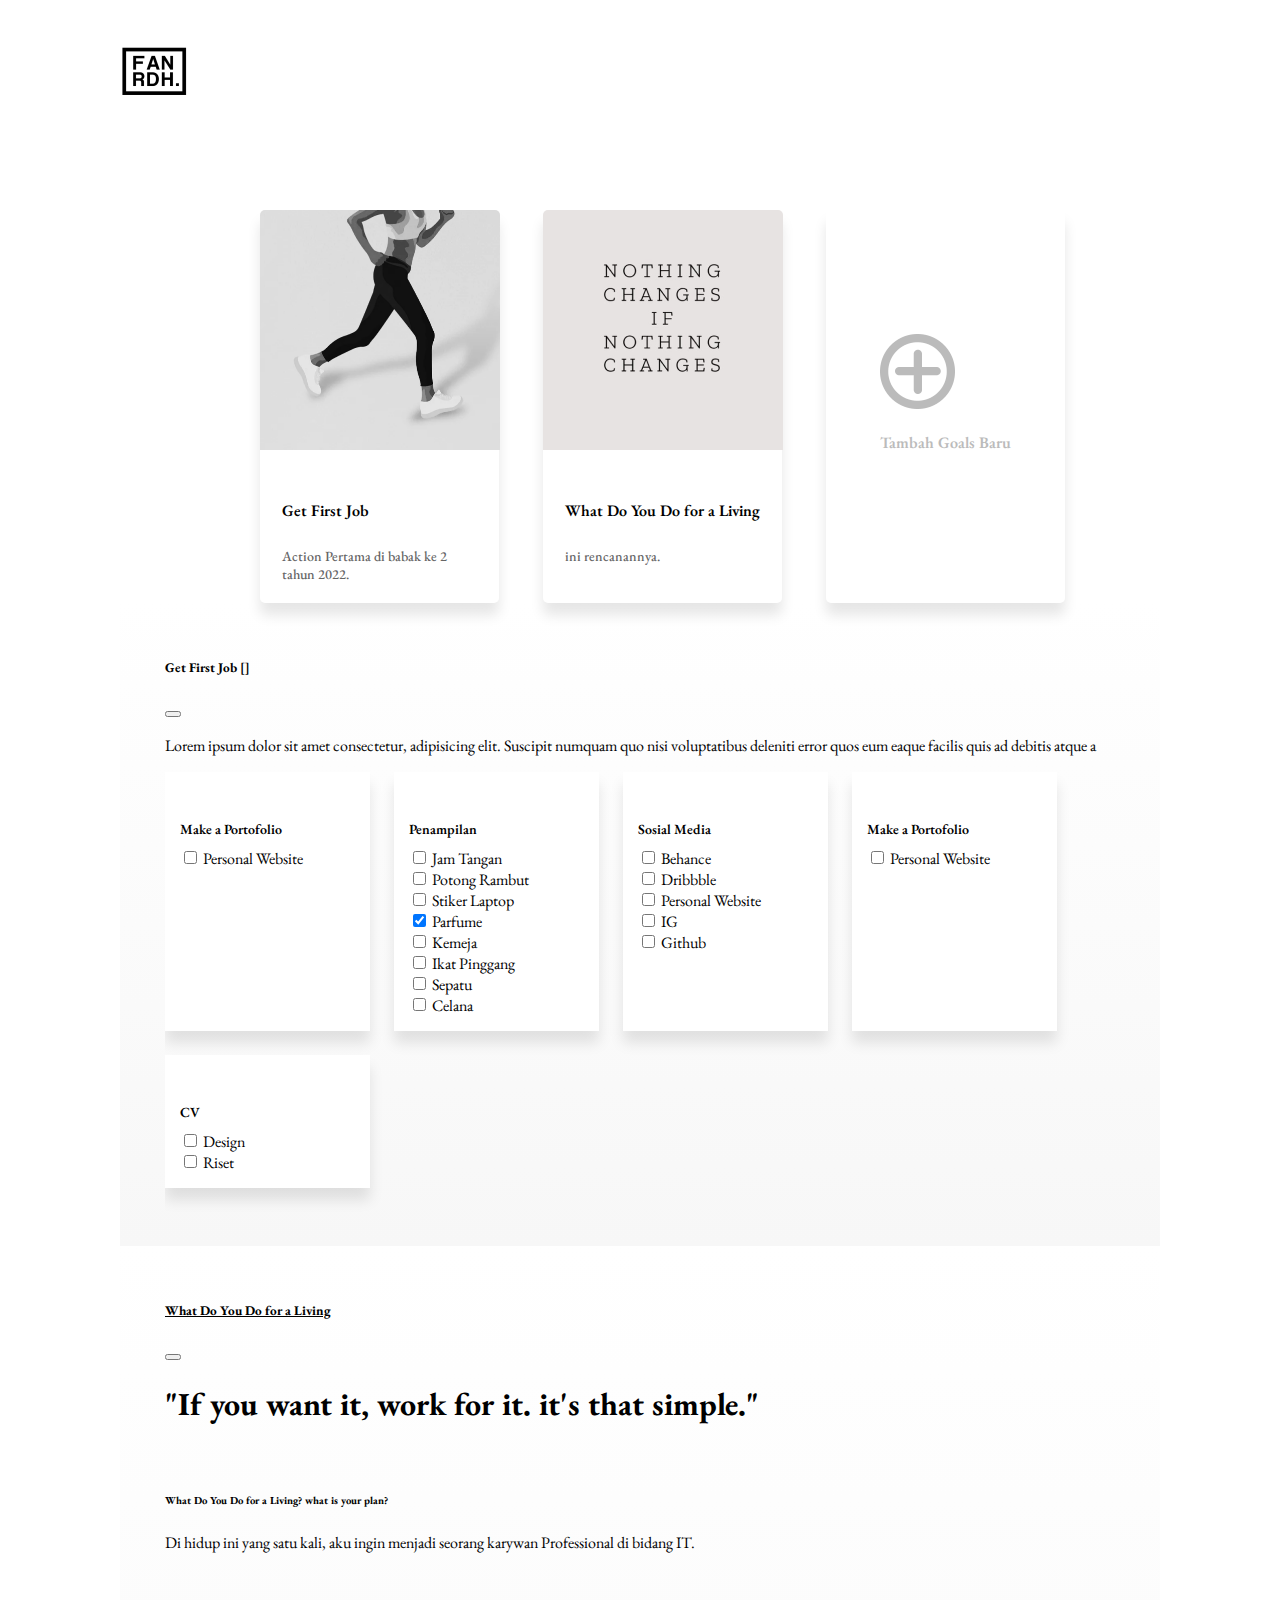
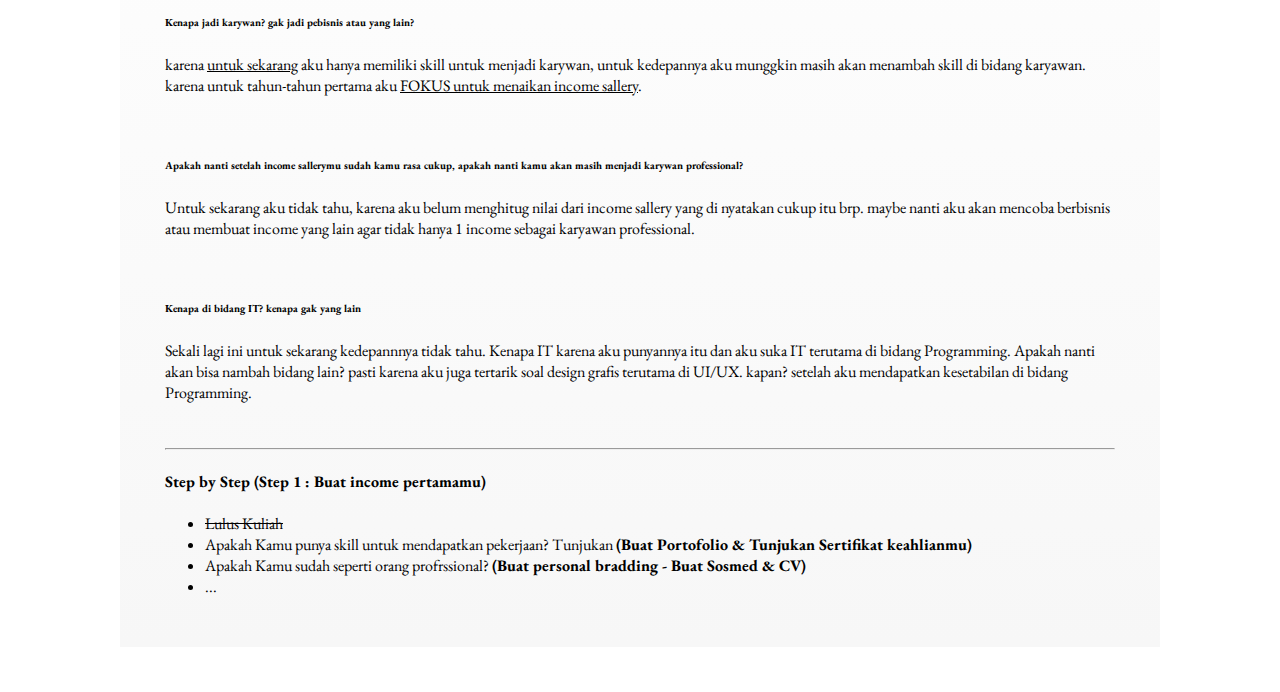
<file: index.html>
<!doctype html>
<html lang="en">
  <head>
    <!-- Required meta tags -->
    <meta charset="utf-8">
    <meta name="viewport" content="width=device-width, initial-scale=1">

    <!-- Bootstrap CSS -->
    <link href="https://cdn.jsdelivr.net/npm/bootstrap@5.1.3/dist/css/bootstrap.min.css" rel="stylesheet" integrity="sha384-1BmE4kWBq78iYhFldvKuhfTAU6auU8tT94WrHftjDbrCEXSU1oBoqyl2QvZ6jIW3" crossorigin="anonymous">
    <link rel="stylesheet" href="style.css">
    <title>Focus</title>
  </head>
  <body>
    <a href="#" class="personal-brand-logo"><img src="assets/Logo-Fandy-Black 1.png" alt=""></a>
    <div class="main-content">
        <div class="card-task" data-bs-toggle="modal" data-bs-target="#Modal-G1">
            <img src="assets/image 2.png" alt="">
            <div class="text-section">
                <h5>Get First Job</h5>
                <p class="description-text">Action Pertama di babak ke 2 tahun 2022.</p>
            </div>
        </div>
        <div class="card-task" data-bs-toggle="modal" data-bs-target="#Modal-G2">
            <img src="assets/G2.png" alt="">
            <div class="text-section">
                <h5>What Do You Do for a Living</h5>
                <p class="description-text">ini rencanannya.</p>
            </div>
        </div>
        <div class="card-new-task">
            <div class="d-flex flex-column align-items-center">
                <img src="assets/Icon Add.png" alt="">
                <h5>Tambah Goals Baru</h5>
            </div>
        </div>
    </div>





<!-- Button trigger modal -->
  
  <!-- Modal -->
  <div class="modal modal-goals fade" id="Modal-G1" tabindex="-1" aria-labelledby="exampleModalLabel" aria-hidden="true">
    <div class="modal-dialog modal-xl modal-dialog-scrollable modal-dialog-centered">
      <div class="modal-content">
        <div class="modal-header">
            <h5 class="modal-title">Get First Job [<span id="countdown"></span>]</h5>
            <button type="button" class="btn-close" data-bs-dismiss="modal" aria-label="Close"></button>
        </div>
        <div class="modal-body">
            
            <p>Lorem ipsum dolor sit amet consectetur, adipisicing elit. Suscipit numquam quo nisi voluptatibus deleniti error quos eum eaque facilis quis ad debitis atque a</p>
            <div class="mini-goals">
                <div class="card-goals">
                    <h6>Make a Portofolio</h6>
                    <div class="form-check">
                        <input class="form-check-input" type="checkbox" value="" id="PersonalWebsite">
                        <label class="form-check-label" for="PersonalWebsite">
                            Personal Website
                        </label>
                    </div>
                </div>
                <div class="card-goals">
                    <h6>Penampilan</h6>
                    <div class="form-check">
                        <input class="form-check-input" type="checkbox" value="" id="JamTangan">
                        <label class="form-check-label" for="JamTangan">
                            Jam Tangan
                        </label>
                    </div>
                    <div class="form-check">
                        <input class="form-check-input" type="checkbox" value="" id="Potong Rambut">
                        <label class="form-check-label" for="Potong Rambut">
                            Potong Rambut
                        </label>
                    </div>
                    <div class="form-check">
                        <input class="form-check-input" type="checkbox" value="" id="Stiker Laptop">
                        <label class="form-check-label" for="JamTangan">
                            Stiker Laptop
                        </label>
                    </div>
                    <div class="form-check">
                        <input class="form-check-input" type="checkbox" value="" id="Parfume" checked>
                        <label class="form-check-label" for="Parfume">
                            Parfume
                        </label>
                    </div>
                    <div class="form-check">
                        <input class="form-check-input" type="checkbox" value="" id="Kemeja">
                        <label class="form-check-label" for="Kemeja">
                            Kemeja
                        </label>
                    </div>
                    <div class="form-check">
                        <input class="form-check-input" type="checkbox" value="" id="Ikat Pinggang">
                        <label class="form-check-label" for="Ikat Pinggang">
                            Ikat Pinggang
                        </label>
                    </div>
                    <div class="form-check">
                        <input class="form-check-input" type="checkbox" value="" id="Sepatu">
                        <label class="form-check-label" for="JamTangan">
                            Sepatu
                        </label>
                    </div>
                    <div class="form-check">
                        <input class="form-check-input" type="checkbox" value="" id="Celana" c>
                        <label class="form-check-label" for="Celana">
                            Celana
                        </label>
                    </div>
                </div>
                <div class="card-goals">
                    <h6>Sosial Media</h6>
                    <div class="form-check">
                        <input class="form-check-input" type="checkbox" value="" id="Behance">
                        <label class="form-check-label" for="Behance">
                            Behance
                        </label>
                    </div>
                    <div class="form-check">
                        <input class="form-check-input" type="checkbox" value="" id="Dribbble">
                        <label class="form-check-label" for="Dribbble">
                            Dribbble
                        </label>
                    </div>
                    <div class="form-check">
                        <input class="form-check-input" type="checkbox" value="" id="Personal Website">
                        <label class="form-check-label" for="Personal Website">
                            Personal Website
                        </label>
                    </div>
                    <div class="form-check">
                        <input class="form-check-input" type="checkbox" value="" id="IG">
                        <label class="form-check-label" for="IG">
                            IG
                        </label>
                    </div>
                    <div class="form-check">
                        <input class="form-check-input" type="checkbox" value="" id="Github">
                        <label class="form-check-label" for="Github">
                            Github
                        </label>
                    </div>
                </div>
                <div class="card-goals">
                    <h6>Make a Portofolio</h6>
                    <div class="form-check">
                        <input class="form-check-input" type="checkbox" value="" id="PersonalWebsite">
                        <label class="form-check-label" for="PersonalWebsite">
                            Personal Website
                        </label>
                    </div>
                </div>
                <div class="card-goals">
                    <h6>CV</h6>
                    <div class="form-check">
                        <input class="form-check-input" type="checkbox" value="" id="PersonalWebsite">
                        <label class="form-check-label" for="PersonalWebsite">
                            Design
                        </label>
                    </div>
                    <div class="form-check">
                        <input class="form-check-input" type="checkbox" value="" id="PersonalWebsite">
                        <label class="form-check-label" for="PersonalWebsite">
                            Riset
                        </label>
                    </div>
                </div>
             
            </div>
        </div>
        <!-- <div class="modal-footer">
          <button type="button" class="btn btn-secondary" data-bs-dismiss="modal">Close</button>
          <button type="button" class="btn btn-primary">Save changes</button>
        </div> -->
      </div>
    </div>
  </div>
  <!-- Modal -->
  <div class="modal modal-goals fade" id="Modal-G2" tabindex="-1" aria-labelledby="exampleModalLabel" aria-hidden="true">
    <div class="modal-dialog modal-xl modal-dialog-scrollable modal-dialog-centered">
      <div class="modal-content">
        <div class="modal-header">
            <h5 class="modal-title"><u>What Do You Do for a Living</u></h5>
            <button type="button" class="btn-close" data-bs-dismiss="modal" aria-label="Close"></button>
        </div>
        <div class="modal-body">
            <h1>"If you want it, work for it. it's that simple."</h1>
            <br>
            <h6>What Do You Do for a Living? what is your plan?</h6>
            <p>Di hidup ini yang satu kali, aku ingin menjadi seorang karywan Professional di bidang IT.</p><br>
            <h6>Kenapa jadi karywan? gak jadi pebisnis atau yang lain?</h6>
            <p>karena <u>untuk sekarang</u> aku hanya memiliki skill untuk menjadi karywan, untuk kedepannya aku munggkin masih akan menambah skill di bidang karyawan. karena untuk tahun-tahun pertama aku <u>FOKUS untuk menaikan income sallery</u>.</p><br>
            <h6>Apakah nanti setelah income sallerymu sudah kamu rasa cukup, apakah nanti kamu akan masih menjadi karywan professional?</h6>
            <p>Untuk sekarang aku tidak tahu, karena aku belum menghitug nilai dari income sallery yang di nyatakan cukup itu brp. maybe nanti aku akan mencoba berbisnis atau membuat income yang lain agar tidak hanya 1 income sebagai karyawan professional.</p><br>
            <h6>Kenapa di bidang IT? kenapa gak yang lain</h6>
            <p>Sekali lagi ini untuk sekarang kedepannnya tidak tahu. Kenapa IT karena aku punyannya itu dan aku suka IT terutama di bidang Programming. Apakah nanti akan bisa nambah bidang lain? pasti karena aku juga tertarik soal design grafis terutama di UI/UX. kapan? setelah aku mendapatkan kesetabilan di bidang Programming.</p><br>
            <hr>
            <h4>Step by Step (Step 1 : Buat income pertamamu)</h4>
            <ul>
                <li><s>Lulus Kuliah</s></li>
                <li>Apakah Kamu punya skill untuk mendapatkan pekerjaan? Tunjukan <b>(Buat Portofolio & Tunjukan Sertifikat keahlianmu)</b></li>
                <li>Apakah Kamu sudah seperti orang profrssional? <b>(Buat personal bradding - Buat Sosmed & CV)</b></li>
                <li>...</li>
              </ul>

       
        </div>
        <!-- <div class="modal-footer">
          <button type="button" class="btn btn-secondary" data-bs-dismiss="modal">Close</button>
          <button type="button" class="btn btn-primary">Save changes</button>
        </div> -->
      </div>
    </div>
  </div>

  <script>
    var end = new Date('05/09/2022 11:59 PM');
    
        var _second = 1000;
        var _minute = _second * 60;
        var _hour = _minute * 60;
        var _day = _hour * 24;
        var timer;
    
        function showRemaining() {
            var now = new Date();
            var distance = end - now;
            if (distance < 0) {
    
                clearInterval(timer);
                document.getElementById('countdown').innerHTML = 'EXPIRED!';
    
                return;
            }
            var days = Math.floor(distance / _day);
            var hours = Math.floor((distance % _day) / _hour);
            var minutes = Math.floor((distance % _hour) / _minute);
            var seconds = Math.floor((distance % _minute) / _second);
    
            document.getElementById('countdown').innerHTML = days + 'days ';
            document.getElementById('countdown').innerHTML += hours + 'hrs ';
            document.getElementById('countdown').innerHTML += minutes + 'mins ';
            document.getElementById('countdown').innerHTML += seconds + 'secs';
        }
    
        timer = setInterval(showRemaining, 1000);
    </script>
    







    <!-- Optional JavaScript; choose one of the two! -->

    <!-- Option 1: Bootstrap Bundle with Popper -->
    <script src="https://cdn.jsdelivr.net/npm/bootstrap@5.1.3/dist/js/bootstrap.bundle.min.js" integrity="sha384-ka7Sk0Gln4gmtz2MlQnikT1wXgYsOg+OMhuP+IlRH9sENBO0LRn5q+8nbTov4+1p" crossorigin="anonymous"></script>

    <!-- Option 2: Separate Popper and Bootstrap JS -->
    <!--
    <script src="https://cdn.jsdelivr.net/npm/@popperjs/core@2.10.2/dist/umd/popper.min.js" integrity="sha384-7+zCNj/IqJ95wo16oMtfsKbZ9ccEh31eOz1HGyDuCQ6wgnyJNSYdrPa03rtR1zdB" crossorigin="anonymous"></script>
    <script src="https://cdn.jsdelivr.net/npm/bootstrap@5.1.3/dist/js/bootstrap.min.js" integrity="sha384-QJHtvGhmr9XOIpI6YVutG+2QOK9T+ZnN4kzFN1RtK3zEFEIsxhlmWl5/YESvpZ13" crossorigin="anonymous"></script>
    -->
  </body>
</html>
</file>
<file: style.css>
@import url('https://fonts.googleapis.com/css2?family=EB+Garamond:ital,wght@0,400;0,500;0,600;0,700;0,800;1,400;1,500;1,600;1,700;1,800&display=swap');

*{
    font-family: 'EB Garamond', serif;
}

/* Hide scrollbar for Chrome, Safari and Opera */
*::-webkit-scrollbar {
    display: none;
  }
  
  /* Hide scrollbar for IE, Edge and Firefox */
* {
    -ms-overflow-style: none;  /* IE and Edge */
    scrollbar-width: none;  /* Firefox */
  }

body{
    margin: 45px 120px;
    padding: 0;
    /* background-image: linear-gradient(#FFFFFF, #F7F7F7); */
}

.personal-brand-logo img{
    width: 69px;
    height: 53px;
}

.main-content{
    margin-top: 107px;
    display: flex;
    justify-content: center;
}

.main-content .card-task{
    width: 239px;
    height: 393px;
    border-radius: 5px;
    background-color: #FFFFFF;
    box-shadow: 0px 12px 13px rgba(0, 0, 0, 0.1);
    margin-left: 44px;
}

.card-task img{
    width: 240px;
    height: 240px;
    border-radius: 5px 5px 0 0;
}
.card-task .text-section{
    padding: 18px 22px;
}

.card-task .text-section h5{
    font-size: 16px;
    font-weight: 600;
    color: #000000;
}

.card-task .text-section .description-text{
    font-size: 14px;
    font-weight: 500;
    color: #656565;
}


.card-new-task{
    width: 239px;
    height: 393px;
    border-radius: 5px;
    background-color: #FFFFFF;
    box-shadow: 0px 12px 13px rgba(0, 0, 0, 0.1);
    margin-left: 44px;
    display: flex;
    align-items: center;
    justify-content: center;
}
.card-new-task img{
    width: 75px;
    height: 75px;
    
    text-align: center;
}
.card-new-task h5{
    
    text-align: center;
    margin-top: 18px;
    font-size: 16px;
    font-weight: 600;
    color: #BBBBBB;
}


.modal-goals .modal-content{
    background-image: linear-gradient(#FFFFFF, #F7F7F7);;
}
.modal-goals .modal-header{
    border: none;
    padding: 34px 45px 0;
}

.modal-goals .modal-body{
    margin-top: 15px;
    padding: 0 45px 34px;
}

.modal-goals .modal-footer{
    border: none;
    padding: 34px 45px;
}

.modal-goals .mini-goals{
    width: 100%;
    display: flex;
    flex-wrap: wrap;
    overflow-y: auto;
    height: auto;
}

.modal-goals .mini-goals .card-goals{
    margin: 0 24px 24px 0;
    width: 175px;
    padding: 15px;
    background-color: #FFFFFF;
    box-shadow: 0px 12px 13px rgba(0, 0, 0, 0.1);
}

.modal-goals .mini-goals .card-goals h6{
    font-size: 14px;
    font-weight: 600;
    margin-bottom: 10px;
}
</file>
